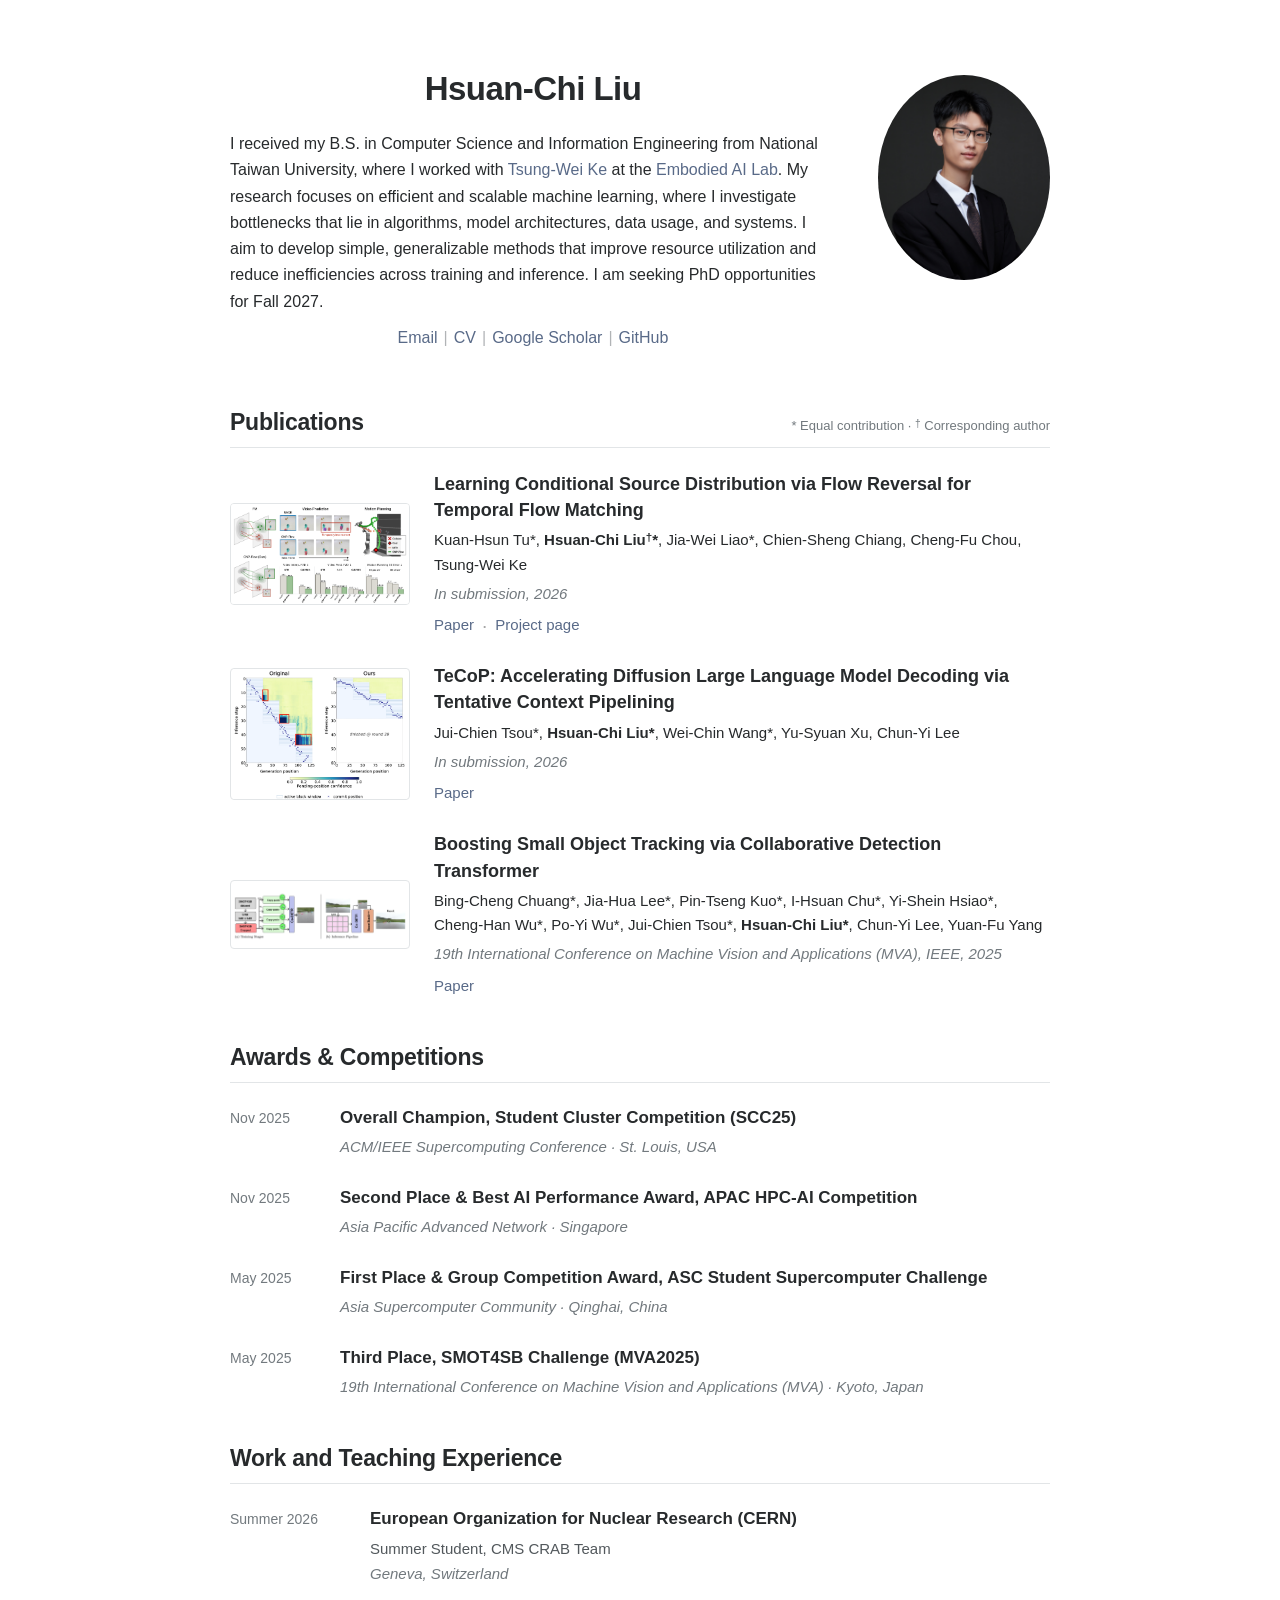
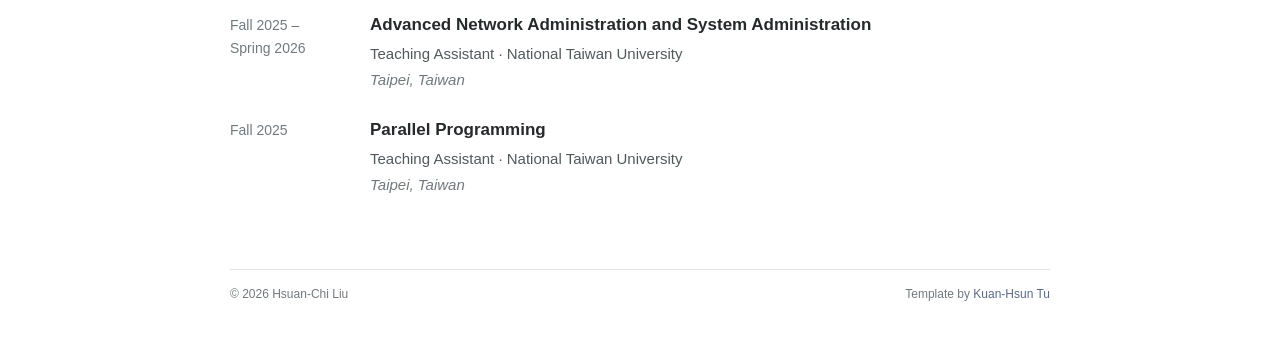
<file: index.html>
<!doctype html>
<html lang="en">
<head>
  <meta charset="utf-8">
  <meta name="google-site-verification" content="GCfJC2zHd71hRn3yoSQipXawh_TCfXsH-Sg9nidghrU" />
  <meta name="viewport" content="width=device-width, initial-scale=1">
  <meta name="description" content="Hsuan-Chi Liu — research in efficient machine learning.">
  <meta name="theme-color" content="#ffffff">
  <title>Hsuan-Chi Liu</title>
  <link rel="stylesheet" href="assets/style.css">
  <link rel="icon" href="assets/favicon.png" type="image/png" sizes="192x192">
</head>
<body>
  <main class="container">
    <header class="intro" id="about">
      <div class="intro-copy">
        <h1>Hsuan-Chi Liu</h1>
        <p>
          I received my B.S. in Computer Science and Information Engineering from National Taiwan University,
          where I worked with <a href="https://twke18.github.io/">Tsung-Wei Ke</a> at the
          <a href="https://embodiedai-ntu.github.io/">Embodied AI Lab</a>. My research focuses on
          efficient and scalable machine learning, where I investigate bottlenecks that lie in algorithms,
          model architectures, data usage, and systems. I aim to develop simple, generalizable methods that improve
          resource utilization and reduce inefficiencies across training and inference.
          I am seeking PhD opportunities for Fall 2027.
        </p>
        <nav class="personal-links" aria-label="Personal links">
          <a href="mailto:hhhhhsuan@csie.ntu.edu.tw">Email</a>
          <span aria-hidden="true">|</span>
          <a href="assets/Hsuan-Chi-Liu-CV.pdf">CV</a>
          <span aria-hidden="true">|</span>
          <a href="https://scholar.google.com/citations?user=OtXe9cgAAAAJ">Google Scholar</a>
          <span aria-hidden="true">|</span>
          <a href="https://github.com/hsuanchi1506">GitHub</a>
        </nav>
      </div>
      <div class="portrait-wrap">
        <img class="portrait" src="assets/hsuan-chi-liu-profile.jpg" alt="Portrait of Hsuan-Chi Liu">
      </div>
    </header>

    <section class="site-section" id="publications" aria-labelledby="publications-title">
      <h2 class="section-title-with-note" id="publications-title">
        <span>Publications</span>
        <span class="publication-note">* Equal contribution · <sup class="contribution-mark">†</sup> Corresponding author</span>
      </h2>
      <div class="entry-stack">
        <article class="entry publication-entry">
          <a class="publication-teaser" href="https://embodiedai-ntu.github.io/cnpflow/index.html" aria-label="CNP-Flow project website">
            <img src="assets/images/publications/cnp-flow.png" width="2044" height="1152" alt="Overview of CNP-Flow for video prediction and motion planning" loading="lazy" decoding="async">
          </a>
          <div class="entry-content">
            <h3>Learning Conditional Source Distribution via Flow Reversal for Temporal Flow Matching</h3>
            <p class="authors">Kuan-Hsun Tu*, <strong>Hsuan-Chi Liu<sup class="contribution-mark">†</sup>*</strong>, Jia-Wei Liao*, Chien-Sheng Chiang, Cheng-Fu Chou, Tsung-Wei Ke</p>
            <p class="venue">In submission, 2026</p>
            <p class="entry-links">
              <a href="https://arxiv.org/abs/2610.05349">Paper</a>
              <span aria-hidden="true">·</span>
              <a href="https://embodiedai-ntu.github.io/cnpflow/index.html">Project page</a>
            </p>
          </div>
        </article>
        <article class="entry publication-entry">
          <a class="publication-teaser publication-teaser--tecop" href="https://arxiv.org/abs/2610.27583" aria-label="TeCoP paper">
            <img src="assets/images/publications/tecop.png" width="828" height="612" alt="Comparison of original decoding and TeCoP tentative context pipelining" loading="lazy" decoding="async">
          </a>
          <div class="entry-content">
            <h3>TeCoP: Accelerating Diffusion Large Language Model Decoding via Tentative Context Pipelining</h3>
            <p class="authors">Jui-Chien Tsou*, <strong>Hsuan-Chi Liu*</strong>, Wei-Chin Wang*, Yu-Syuan Xu, Chun-Yi Lee</p>
            <p class="venue">In submission, 2026</p>
            <p class="entry-links">
              <a href="https://arxiv.org/abs/2610.27583">Paper</a>
            </p>
          </div>
        </article>
        <article class="entry publication-entry">
          <a class="publication-teaser publication-teaser--chat" href="https://doi.org/10.23919/MVA65244.2025.11175122" aria-label="Collaborative Detection Transformer paper">
            <img src="assets/images/publications/chat.png" width="1496" height="471" alt="Training and inference pipeline for collaborative detection transformer tracking" loading="lazy" decoding="async">
          </a>
          <div class="entry-content">
            <h3>Boosting Small Object Tracking via Collaborative Detection Transformer</h3>
            <p class="authors">Bing-Cheng Chuang*, Jia-Hua Lee*, Pin-Tseng Kuo*, I-Hsuan Chu*, Yi-Shein Hsiao*, Cheng-Han Wu*, Po-Yi Wu*, Jui-Chien Tsou*, <strong>Hsuan-Chi Liu*</strong>, Chun-Yi Lee, Yuan-Fu Yang</p>
            <p class="venue">19th International Conference on Machine Vision and Applications (MVA), IEEE, 2025</p>
            <p class="entry-links">
              <a href="https://doi.org/10.23919/MVA65244.2025.11175122">Paper</a>
            </p>
          </div>
        </article>
      </div>
    </section>

    <section class="site-section" id="awards" aria-labelledby="awards-title">
      <h2 id="awards-title">Awards &amp; Competitions</h2>
      <div class="entry-stack">
        <article class="entry">
          <div class="entry-meta">Nov 2025</div>
          <div class="entry-content">
            <h3>Overall Champion, Student Cluster Competition (SCC25)</h3>
            <p class="venue">ACM/IEEE Supercomputing Conference · St. Louis, USA</p>
          </div>
        </article>
        <article class="entry">
          <div class="entry-meta">Nov 2025</div>
          <div class="entry-content">
            <h3>Second Place &amp; Best AI Performance Award, APAC HPC-AI Competition</h3>
            <p class="venue">Asia Pacific Advanced Network · Singapore</p>
          </div>
        </article>
        <article class="entry">
          <div class="entry-meta">May 2025</div>
          <div class="entry-content">
            <h3>First Place &amp; Group Competition Award, ASC Student Supercomputer Challenge</h3>
            <p class="venue">Asia Supercomputer Community · Qinghai, China</p>
          </div>
        </article>
        <article class="entry">
          <div class="entry-meta">May 2025</div>
          <div class="entry-content">
            <h3>Third Place, SMOT4SB Challenge (MVA2025)</h3>
            <p class="venue">19th International Conference on Machine Vision and Applications (MVA) · Kyoto, Japan</p>
          </div>
        </article>
      </div>
    </section>

    <section class="site-section" id="experience" aria-labelledby="experience-title">
      <h2 id="experience-title">Work and Teaching Experience</h2>
      <div class="entry-stack">
        <article class="entry">
          <div class="entry-meta">Summer 2026</div>
          <div class="entry-content">
            <h3>European Organization for Nuclear Research (CERN)</h3>
            <p class="role">Summer Student, CMS CRAB Team</p>
            <p class="location">Geneva, Switzerland</p>
          </div>
        </article>
        <article class="entry">
          <div class="entry-meta">Fall 2025 –<br>Spring 2026</div>
          <div class="entry-content">
            <h3>Advanced Network Administration and System Administration</h3>
            <p class="role">Teaching Assistant · National Taiwan University</p>
            <p class="location">Taipei, Taiwan</p>
          </div>
        </article>
        <article class="entry">
          <div class="entry-meta">Fall 2025</div>
          <div class="entry-content">
            <h3>Parallel Programming</h3>
            <p class="role">Teaching Assistant · National Taiwan University</p>
            <p class="location">Taipei, Taiwan</p>
          </div>
        </article>
      </div>
    </section>

    <!-- Optional section: uncomment after adding real news items.
    <section class="site-section" id="news" aria-labelledby="news-title">
      <h2 id="news-title">News</h2>
      <div class="entry-stack">
        <div class="entry">
          <div class="entry-meta">Oct 2026</div>
          <div class="entry-content"><p>Your recent update goes here.</p></div>
        </div>
      </div>
    </section>
    -->

    <footer>
      <span>© 2026 Hsuan-Chi Liu</span>
      <span class="template-credit">Template by <a href="https://github.com/syun413/syun413.github.io">Kuan-Hsun Tu</a></span>
    </footer>
  </main>
</body>
</html>
</file>
<file: assets/style.css>
:root {
  color-scheme: light;
  --text: #272a2c;
  --subtext: #52585c;
  --muted: #72797e;
  --link: #596a88;
  --link-hover: #3f4f6c;
  --line: #e2e5e7;
}

* { box-sizing: border-box; }
html { scroll-behavior: smooth; }
body {
  margin: 0;
  background: #fff;
  color: var(--text);
  font-family: Arial, Helvetica, sans-serif;
  font-size: 16px;
  line-height: 1.64;
  -webkit-font-smoothing: antialiased;
}
a { color: var(--link); text-decoration: none; text-underline-offset: 3px; }
a:hover { color: var(--link-hover); text-decoration: underline; }
a:focus-visible { outline: 2px solid var(--link); outline-offset: 3px; }
p { margin: 0; }
.container { width: min(100% - 44px, 820px); margin: 0 auto; padding: 68px 0 32px; }

.intro {
  display: grid;
  grid-template-columns: minmax(0, 1fr) 172px;
  align-items: start;
  gap: 42px;
  margin-bottom: 57px;
}
.intro-copy { min-width: 0; }
h1 {
  text-align: center;
  font-size: 33px;
  font-weight: 600;
  line-height: 1.25;
  letter-spacing: -0.55px;
  margin: 0 0 22px;
}
.intro-copy p { color: var(--text); margin-bottom: 0; }
.intro-copy strong { font-weight: 600; }
.personal-links { display: flex; flex-wrap: wrap; justify-content: center; gap: 0 6px; margin-top: 10px; }
.personal-links span { color: #b1b4b6; }
.portrait-wrap { padding-top: 7px; }
.portrait, .portrait-placeholder {
  display: block;
  width: 172px;
  height: 205px;
  object-fit: cover;
  border-radius: 50%;
}
.portrait-placeholder {
  display: grid;
  place-items: center;
  background: #efefec;
  color: #888b89;
  font-size: 31px;
  font-weight: 400;
  letter-spacing: -1px;
}
.site-section { margin-top: 45px; }
h2 {
  margin: 0 0 23px;
  padding: 0 0 9px;
  font-size: 23px;
  font-weight: 600;
  line-height: 1.3;
  letter-spacing: -0.25px;
  border-bottom: 1px solid var(--line);
}
.section-title-with-note {
  display: flex;
  flex-wrap: wrap;
  align-items: baseline;
  justify-content: space-between;
  gap: 4px 18px;
}
.publication-note {
  margin-left: auto;
  color: var(--muted);
  font-size: 13px;
  font-weight: 400;
  letter-spacing: 0;
  white-space: nowrap;
}
.contribution-mark {
  position: relative;
  top: -0.35em;
  font-size: 0.78em;
  line-height: 0;
  vertical-align: baseline;
}
.entry-stack { display: grid; gap: 26px; }
.entry {
  display: grid;
  grid-template-columns: 90px minmax(0, 1fr);
  gap: 20px;
}
.publication-entry { grid-template-columns: 180px minmax(0, 1fr); gap: 24px; align-items: center; }
.publication-teaser { display: block; border: 1px solid var(--line); border-radius: 4px; overflow: hidden; }
.publication-teaser:hover { border-color: var(--link); }
.publication-teaser img { display: block; width: 100%; height: auto; }
.publication-teaser--tecop { padding: 0 1%; background: #fff; }
.publication-teaser--chat { padding: 3% 0; background: #fff; }
#experience .entry { grid-template-columns: 120px minmax(0, 1fr); }
.entry-meta { padding-top: 1px; color: var(--muted); font-size: 14px; white-space: nowrap; }
#experience .entry-meta { white-space: normal; }
.entry-content { min-width: 0; }
h3 { margin: 0 0 4px; font-size: 17px; font-weight: 600; line-height: 1.45; }
.publication-entry h3 { font-size: 18px; }
.entry-content p { margin-top: 5px; color: var(--subtext); font-size: 15px; line-height: 1.62; }
.entry-content .authors { color: var(--text); }
.authors strong { font-weight: 600; }
.entry-content .venue { color: var(--muted); font-style: italic; }
.entry-content .role { color: var(--subtext); }
.entry-content .location { margin-top: 1px; color: var(--muted); font-style: italic; }
.entry-content .entry-links { display: flex; flex-wrap: wrap; align-items: center; gap: 0 8px; color: #a6a6a6; margin-top: 7px; }
.entry-content .entry-links > span { font-size: 19px; line-height: 1; }
footer {
  display: flex;
  justify-content: space-between;
  align-items: baseline;
  gap: 20px;
  margin-top: 72px;
  border-top: 1px solid var(--line);
  padding-top: 15px;
  font-size: 12px;
  color: var(--muted);
}
footer .template-credit { text-align: right; }

@media (max-width: 620px) {
  .container { width: min(100% - 36px, 820px); padding-top: 34px; }
  .intro { grid-template-columns: minmax(0, 1fr) 112px; gap: 18px; margin-bottom: 43px; }
  h1 { font-size: 29px; margin-bottom: 15px; }
  .portrait, .portrait-placeholder { width: 112px; height: 134px; }
  .portrait-placeholder { font-size: 23px; }
  .site-section { margin-top: 38px; }
  .entry { grid-template-columns: 1fr; gap: 2px; }
  .publication-entry { grid-template-columns: 1fr; gap: 16px; }
  .publication-teaser { width: min(100%, 360px); }
  #experience .entry { grid-template-columns: 1fr; }
  .entry-stack { gap: 23px; }
  h2 { font-size: 22px; }
  footer { align-items: stretch; flex-direction: column; gap: 4px; margin-top: 54px; }
  footer .template-credit { align-self: flex-end; }
}
@media (max-width: 460px) {
  .intro { grid-template-columns: 1fr; }
  .portrait-wrap { grid-row: 1; padding: 0; }
  .portrait, .portrait-placeholder { width: 112px; height: 134px; }
  h1 { font-size: 30px; margin-top: 1px; }
  .publication-note { max-width: 100%; text-align: right; white-space: normal; }
}
@media (prefers-reduced-motion: reduce) { html { scroll-behavior: auto; } }
@media print { .container { width: 100%; padding: 0; } a { color: inherit; } .entry { break-inside: avoid; } }
</file>
